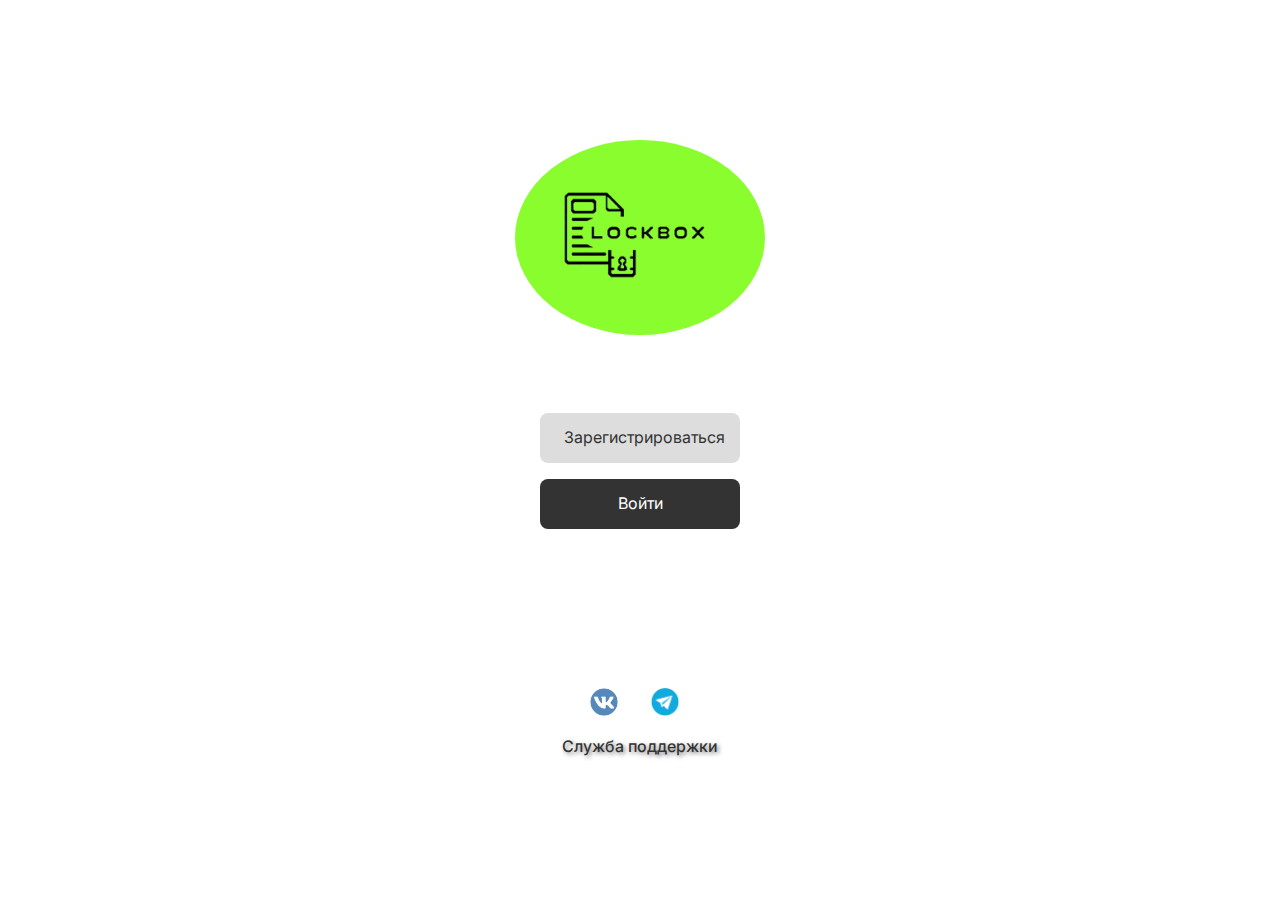
<file: index.html>
<!DOCTYPE html>
<html lang="ru">
<head>
  <meta charset="UTF-8">
  <meta name="viewport" content="width=device-width, initial-scale=1.0">
  <title>LockBox</title>
  <link rel="stylesheet" href="Главная_css.css">
  <link rel="preconnect" href="https://fonts.googleapis.com">
  <link rel="preconnect" href="https://fonts.gstatic.com" crossorigin>
  <link href="https://fonts.googleapis.com/css2?family=Inter:wght@400;500&display=swap" rel="stylesheet">
  <link rel="shortcut icon" href="/favicon.ico" type="image/x-icon">
  <link rel="icon" href="1358615.png" type="image/png">
</head>
<body>
  <header>
    <div class="container">
      <div class="logo">
        <div class="oval">
          <img src="LockBox.png" alt="Company Logo">
        </div>
      </div>
      <nav>
        <ul>
          <li><a href="register_page.html" class="register-btn">Зарегистрироваться</a></li>
          <li><a href="login_page.html" class="login-btn">Войти</a></li>
        </ul>
      </nav>
      <div class="support">
        <div class="support-icons">
          <a href="https://vk.com/pan_off00" target="_blank"><img src="vk_logo.png" alt="VK Icon"></a>
          <a href="https://t.me/pink_bulba_X" target="_blank"><img src="tg_logo.png" alt="Telegram Icon"></a>
        </div>
        <div class="support-text">Служба поддержки</div>
      </div>
    </div>
  </header>
  <!-- Остальное содержимое страницы -->
 <!-- Yandex.Metrika counter -->
<script type="text/javascript" >
   (function(m,e,t,r,i,k,a){m[i]=m[i]||function(){(m[i].a=m[i].a||[]).push(arguments)};
   m[i].l=1*new Date();
   for (var j = 0; j < document.scripts.length; j++) {if (document.scripts[j].src === r) { return; }}
   k=e.createElement(t),a=e.getElementsByTagName(t)[0],k.async=1,k.src=r,a.parentNode.insertBefore(k,a)})
   (window, document, "script", "https://mc.yandex.ru/metrika/tag.js", "ym");

   ym(96956214, "init", {
        clickmap:true,
        trackLinks:true,
        accurateTrackBounce:true,
        webvisor:true
   });
</script>
<noscript><div><img src="https://mc.yandex.ru/watch/96956214" style="position:absolute; left:-9999px;" alt="" /></div></noscript>
<!-- /Yandex.Metrika counter -->
</body>
</html>
</file>
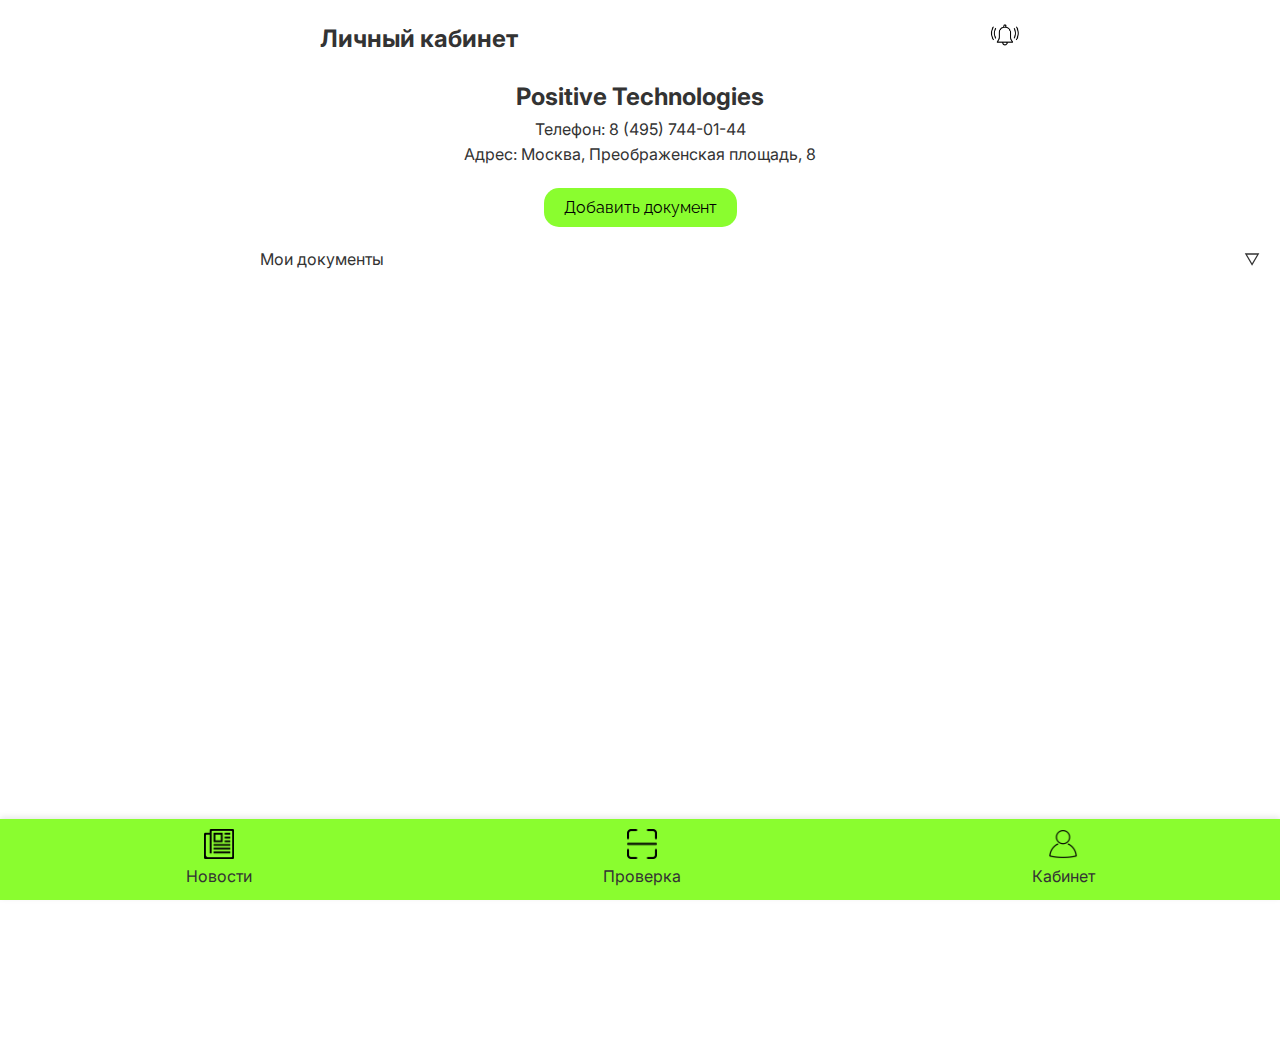
<file: lk.html>
<!DOCTYPE html>
<html lang="ru">
<head>
    <meta charset="UTF-8">
    <meta name="viewport" content="width=device-width, initial-scale=1.0">
    <title>Личный кабинет</title>
    <link rel="stylesheet" href="lk.css">
    <link rel="preconnect" href="https://fonts.googleapis.com">
    <link rel="preconnect" href="https://fonts.gstatic.com" crossorigin>
    <link href="https://fonts.googleapis.com/css2?family=Inter:wght@400;500;700&display=swap" rel="stylesheet">
    <link href="https://fonts.googleapis.com/css2?family=Raleway:wght@400;700&display=swap" rel="stylesheet">
</head>
    <!-- Yandex.Metrika counter -->
<script type="text/javascript" >
   (function(m,e,t,r,i,k,a){m[i]=m[i]||function(){(m[i].a=m[i].a||[]).push(arguments)};
   m[i].l=1*new Date();
   for (var j = 0; j < document.scripts.length; j++) {if (document.scripts[j].src === r) { return; }}
   k=e.createElement(t),a=e.getElementsByTagName(t)[0],k.async=1,k.src=r,a.parentNode.insertBefore(k,a)})
   (window, document, "script", "https://mc.yandex.ru/metrika/tag.js", "ym");

   ym(96956425, "init", {
        clickmap:true,
        trackLinks:true,
        accurateTrackBounce:true,
        webvisor:true
   });
</script>
<noscript><div><img src="https://mc.yandex.ru/watch/96956425" style="position:absolute; left:-9999px;" alt="" /></div></noscript>
<!-- /Yandex.Metrika counter -->
<body>
    <div class="container">
        <header>
            <h1>Личный кабинет</h1>
            <a href="notifications_page.html">
              <div class="notification-icon">
                <img src="call_1.png" alt="Уведомления">
              </div>
              </a>
        </header>
        <main>
            <div class="organization-info">
                <h2>Positive Technologies</h2>
                <p>Телефон: 8 (495) 744-01-44 <br>
                    Адрес: Москва, Преображенская площадь, 8</p>
            </div>
            <button class="add-document-btn" onclick="addDocument()">Добавить документ</button>
            <span class="documents-title">Мои документы</span>
            <span class="toggle-documents" onclick="toggleDocuments()"> &#9661;</span>
            <div class="document-list" style="visibility: hidden;">
                <img src="docs.png" alt="Документ 1">
                <img src="docs.png" alt="Документ 2">
                <img src="docs.png" alt="Документ 3">
                <img src="docs.png" alt="Документ 4">
                <img src="docs.png" alt="Документ 5">
                <img src="docs.png" alt="Документ 6">
                <img src="docs.png" alt="Документ 4">
                <img src="docs.png" alt="Документ 5">
                <img src="docs.png" alt="Документ 6">
            </div>
        </main>
        <footer>
            <nav>
                <ul>
                    <li><a href="title_page.html"><img src="news.png" alt="Новости">Новости</a></li>
                    <li><a href="scan2.html"><img src="scan.jpg" alt="Проверка">Проверка</a></li>
                    <li><a href="lk.html"><img src="chel.png" alt="Кабинет">Кабинет</a></li>
                </ul>
            </nav>
        </footer>
    </div>
    <script>
        function addDocument() {
            // Логика добавления документа
        }

        function toggleDocuments() {
            var documentList = document.querySelector('.document-list');
            var toggleButton = document.querySelector('.toggle-documents');

            if (documentList.style.visibility === 'hidden') {
                documentList.style.visibility = 'visible';
                toggleButton.innerHTML = '&#10005;'; // Галочка &#10005;, крестик &#10003;;
            } else {
                documentList.style.visibility = 'hidden';
                toggleButton.innerHTML = '&#9661;';
            }
        }
    </script>
</body>
</html>
</file>
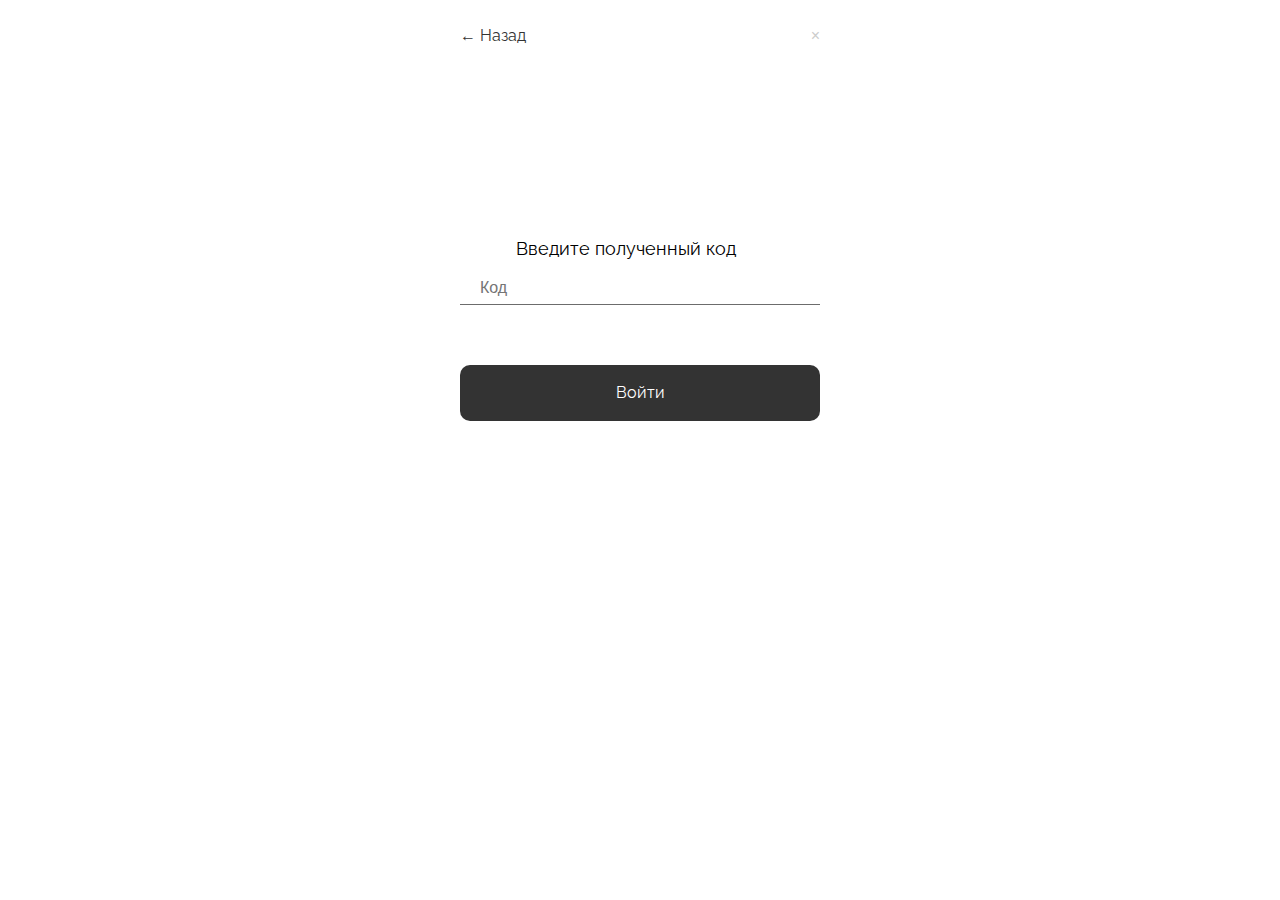
<file: login_end.html>
<!DOCTYPE html>
<html lang="ru">
<head>
  <meta charset="UTF-8">
  <meta name="viewport" content="width=device-width, initial-scale=1.0">
  <title>Ввод кода</title>
  <link rel="stylesheet" href="login_end.css">
  <link rel="preconnect" href="https://fonts.googleapis.com">
  <link rel="preconnect" href="https://fonts.gstatic.com" crossorigin>
  <link href="https://fonts.googleapis.com/css2?family=Inter:wght@400;500&display=swap" rel="stylesheet">
  <link href="https://fonts.googleapis.com/css2?family=Raleway:wght@400;700&display=swap" rel="stylesheet">
</head>
  <!-- Yandex.Metrika counter -->
<script type="text/javascript" >
   (function(m,e,t,r,i,k,a){m[i]=m[i]||function(){(m[i].a=m[i].a||[]).push(arguments)};
   m[i].l=1*new Date();
   for (var j = 0; j < document.scripts.length; j++) {if (document.scripts[j].src === r) { return; }}
   k=e.createElement(t),a=e.getElementsByTagName(t)[0],k.async=1,k.src=r,a.parentNode.insertBefore(k,a)})
   (window, document, "script", "https://mc.yandex.ru/metrika/tag.js", "ym");

   ym(96956405, "init", {
        clickmap:true,
        trackLinks:true,
        accurateTrackBounce:true,
        webvisor:true
   });
</script>
<noscript><div><img src="https://mc.yandex.ru/watch/96956405" style="position:absolute; left:-9999px;" alt="" /></div></noscript>
<!-- /Yandex.Metrika counter -->
<body>
  <div class="container">
    <header>
      <div class="header-buttons">
        <a href="index.html" class="back-button">&#8592; Назад</a>
        <button class="close-button">&times;</button>
      </div>
    </header>
    <main>
   
      
      <form>
        <div class="input-group">
          <label for="email" class="email-label">Введите полученный код</label>
          <input type="email" id="email" placeholder="Код" required>
        </div>
        <a href="title_page.html" type="submit" class="submit-button">Войти</a>
      </form>
      <p class="agreement"></p>
    </main>
  </div>
</body>
</html>
</file>
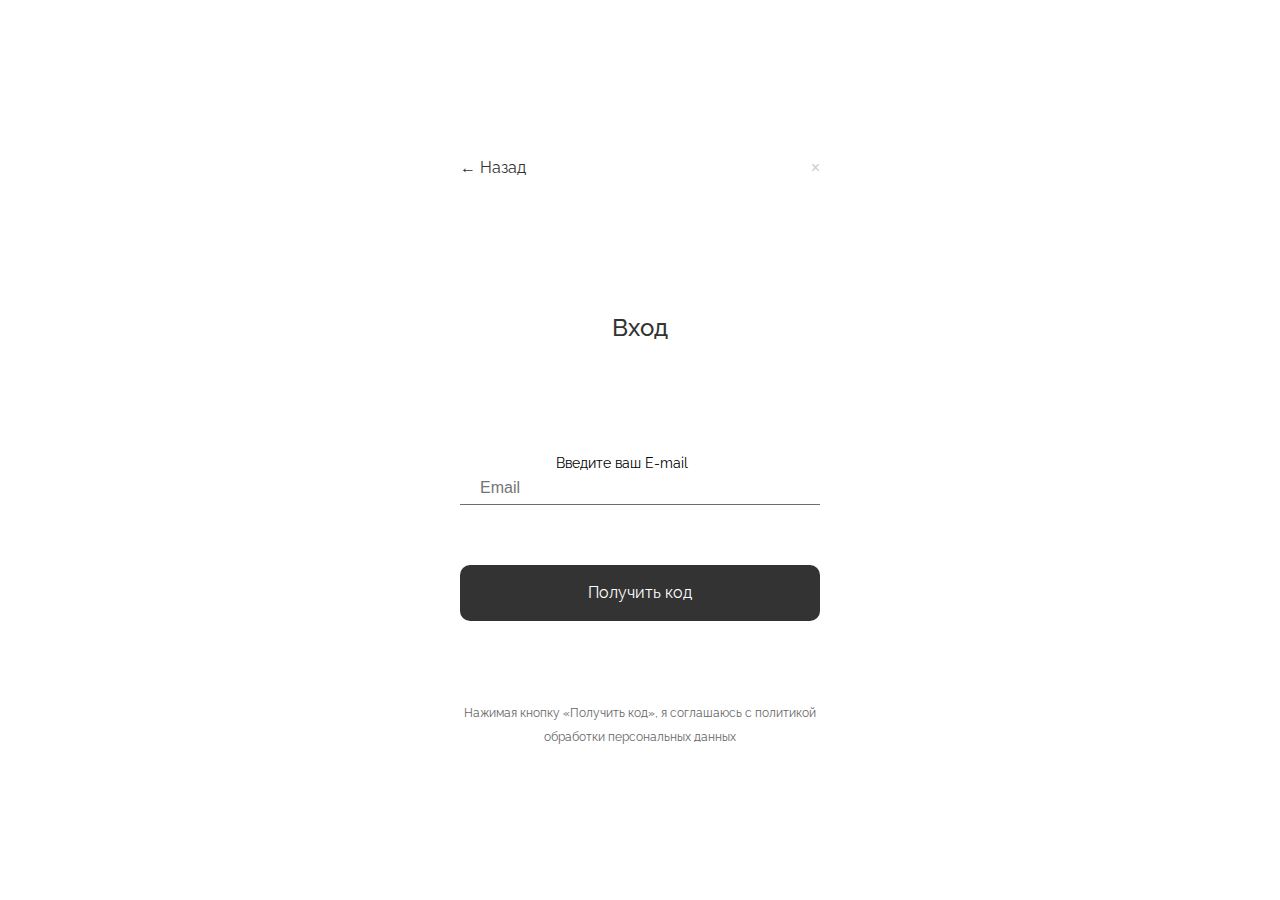
<file: login_page.html>
<!DOCTYPE html>
<html lang="ru">
<head>
  <meta charset="UTF-8">
  <meta name="viewport" content="width=device-width, initial-scale=1.0">
  <title>Вход</title>
  <link rel="stylesheet" href="login_page.css">
  <link rel="preconnect" href="https://fonts.googleapis.com">
  <link rel="preconnect" href="https://fonts.gstatic.com" crossorigin>
  <link href="https://fonts.googleapis.com/css2?family=Inter:wght@400;500&display=swap" rel="stylesheet">
  <link href="https://fonts.googleapis.com/css2?family=Raleway:wght@400;700&display=swap" rel="stylesheet">
</head>
  <!-- Yandex.Metrika counter -->
<script type="text/javascript" >
   (function(m,e,t,r,i,k,a){m[i]=m[i]||function(){(m[i].a=m[i].a||[]).push(arguments)};
   m[i].l=1*new Date();
   for (var j = 0; j < document.scripts.length; j++) {if (document.scripts[j].src === r) { return; }}
   k=e.createElement(t),a=e.getElementsByTagName(t)[0],k.async=1,k.src=r,a.parentNode.insertBefore(k,a)})
   (window, document, "script", "https://mc.yandex.ru/metrika/tag.js", "ym");

   ym(96956355, "init", {
        clickmap:true,
        trackLinks:true,
        accurateTrackBounce:true,
        webvisor:true
   });
</script>
<noscript><div><img src="https://mc.yandex.ru/watch/96956355" style="position:absolute; left:-9999px;" alt="" /></div></noscript>
<!-- /Yandex.Metrika counter -->
<body>
  <div class="container">
    <header>
      <div class="header-buttons">
        <a href="index.html" class="back-button">&#8592; Назад</a>
        <button class="close-button">&times;</button>
      </div>
    </header>
    <main>
      <h2>Вход</h2>
      
      <form>
        <div class="input-group">
          <label for="email" class="email-label">Введите ваш E-mail</label>
          <input type="email" id="email" placeholder="Email" required>
        </div>
        <a href="login_end.html" type="submit" class="submit-button">Получить код</a>
      </form>
      <p class="agreement">Нажимая кнопку «Получить код», я соглашаюсь с политикой обработки персональных данных</p>
    </main>
  </div>
</body>
</html>
</file>
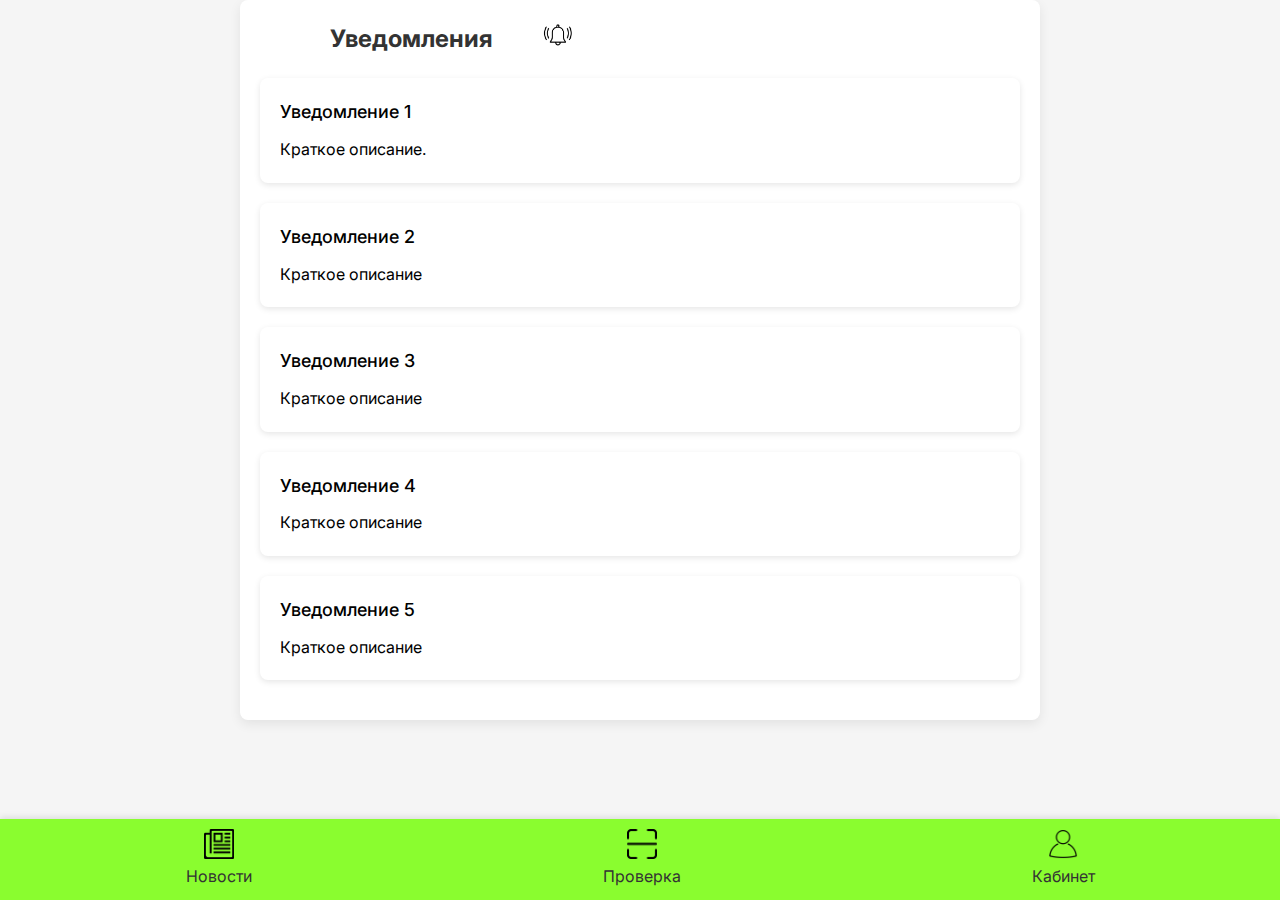
<file: notifications_page.html>
<!DOCTYPE html>
<html lang="ru">
<head>
  <meta charset="UTF-8">
  <meta name="viewport" content="width=device-width, initial-scale=1.0">
  <title>Уведомления</title>
  <link rel="stylesheet" href="notifications_page.css">
  <link rel="preconnect" href="https://fonts.googleapis.com">
  <link rel="preconnect" href="https://fonts.gstatic.com" crossorigin>
  <link href="https://fonts.googleapis.com/css2?family=Inter:wght@400;500;700&display=swap" rel="stylesheet">
</head>
  <!-- Yandex.Metrika counter -->
<script type="text/javascript" >
   (function(m,e,t,r,i,k,a){m[i]=m[i]||function(){(m[i].a=m[i].a||[]).push(arguments)};
   m[i].l=1*new Date();
   for (var j = 0; j < document.scripts.length; j++) {if (document.scripts[j].src === r) { return; }}
   k=e.createElement(t),a=e.getElementsByTagName(t)[0],k.async=1,k.src=r,a.parentNode.insertBefore(k,a)})
   (window, document, "script", "https://mc.yandex.ru/metrika/tag.js", "ym");

   ym(96956417, "init", {
        clickmap:true,
        trackLinks:true,
        accurateTrackBounce:true,
        webvisor:true
   });
</script>
<noscript><div><img src="https://mc.yandex.ru/watch/96956417" style="position:absolute; left:-9999px;" alt="" /></div></noscript>
<!-- /Yandex.Metrika counter -->
<body>
  <div class="container">
    <header>
      <h1>Уведомления</h1>
      <a href="notifications_page.html">
      <div class="notification-icon">
        <img src="call_1.png" alt="Уведомления">
      </div>
      </a>
    </header>
    <main>
      <a href="#">
        <div class="news-item">
          <h2>Уведомление 1</h2>
          <p>Краткое описание.</p>
        </div>
      </a>
      <a href="#">
        <div class="news-item">
          <h2>Уведомление 2</h2>
          <p>Краткое описание</p>
        </div>
      </a>
      <a href="#">
        <div class="news-item">
          <h2>Уведомление 3</h2>
          <p>Краткое описание</p>
        </div>
      </a>
      <a href="#">
        <div class="news-item">
          <h2>Уведомление 4</h2>
          <p>Краткое описание</p>
        </div>
      </a>
      <a href="#">
        <div class="news-item">
          <h2>Уведомление 5</h2>
          <p>Краткое описание</p>
        </div>
      </a>
    </main>
    <footer>
      <nav>
        <ul>
          <li><a href="title_page.html"><img src="news.png" alt="Новости">Новости</a></li>
          <li><a href="scan2.html"><img src="scan.jpg" alt="Проверка">Проверка</a></li>
          <li><a href="lk.html"><img src="chel.png" alt="Кабинет">Кабинет</a></li>
        </ul>
      </nav>
    </footer>
  </div>
</body>
</html>
</file>
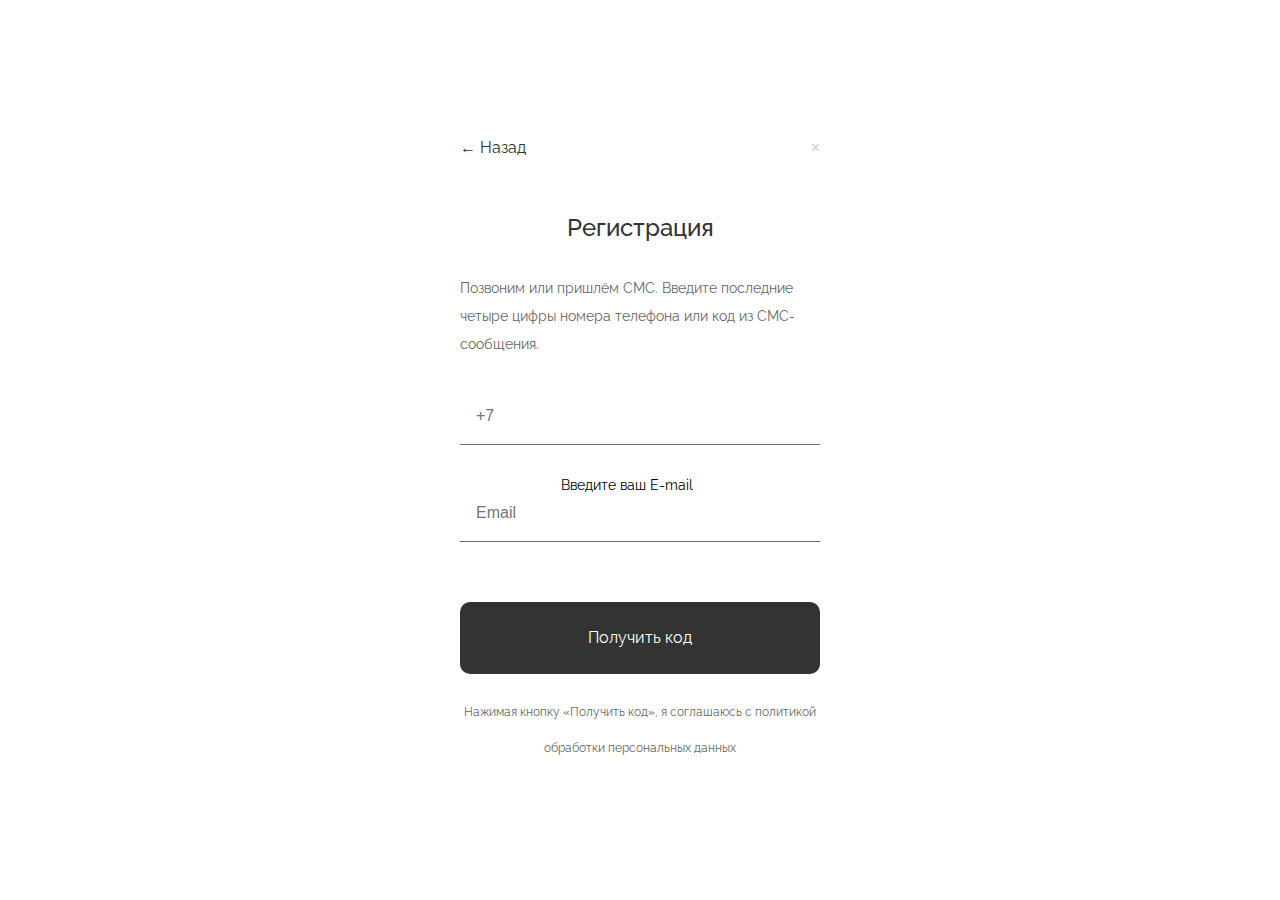
<file: register_page.html>
<!DOCTYPE html>
<html lang="ru">
<head>
  <meta charset="UTF-8">
  <meta name="viewport" content="width=device-width, initial-scale=1.0">
  <title>Регистрация</title>
  <link rel="stylesheet" href="register_page_css.css">
  <link rel="preconnect" href="https://fonts.googleapis.com">
  <link rel="preconnect" href="https://fonts.gstatic.com" crossorigin>
  <link href="https://fonts.googleapis.com/css2?family=Inter:wght@400;500&display=swap" rel="stylesheet">
  <link href="https://fonts.googleapis.com/css2?family=Raleway:wght@400;700&display=swap" rel="stylesheet">
</head>
  <!-- Yandex.Metrika counter -->
<script type="text/javascript" >
   (function(m,e,t,r,i,k,a){m[i]=m[i]||function(){(m[i].a=m[i].a||[]).push(arguments)};
   m[i].l=1*new Date();
   for (var j = 0; j < document.scripts.length; j++) {if (document.scripts[j].src === r) { return; }}
   k=e.createElement(t),a=e.getElementsByTagName(t)[0],k.async=1,k.src=r,a.parentNode.insertBefore(k,a)})
   (window, document, "script", "https://mc.yandex.ru/metrika/tag.js", "ym");

   ym(96956374, "init", {
        clickmap:true,
        trackLinks:true,
        accurateTrackBounce:true,
        webvisor:true
   });
</script>
<noscript><div><img src="https://mc.yandex.ru/watch/96956374" style="position:absolute; left:-9999px;" alt="" /></div></noscript>
<!-- /Yandex.Metrika counter -->
<body>
  <div class="container">
    <header>
      <div class="header-buttons">
        <a href="index.html" class="back-button">&#8592; Назад</a>
        <button class="close-button">&times;</button>
      </div>
    </header>
    <main>
      <h2>Регистрация</h2>
      <p class="description">Позвоним или пришлём СМС. Введите последние четыре цифры номера телефона или код из СМС-сообщения.</p>
      <form>
        <div class="input-group">
          <input type="tel" id="phone" placeholder="+7" required>
          <label for="email" class="email-label">Введите ваш E-mail</label>
          <input type="email" id="email" placeholder="Email" required>
        </div>
        
        <a href="login_end.html" type="submit" class="submit-button">Получить код</a>
      </form>
      <p class="agreement">Нажимая кнопку «Получить код», я соглашаюсь с политикой обработки персональных данных</p>
    </main>
  </div>
</body>
</html>
</file>
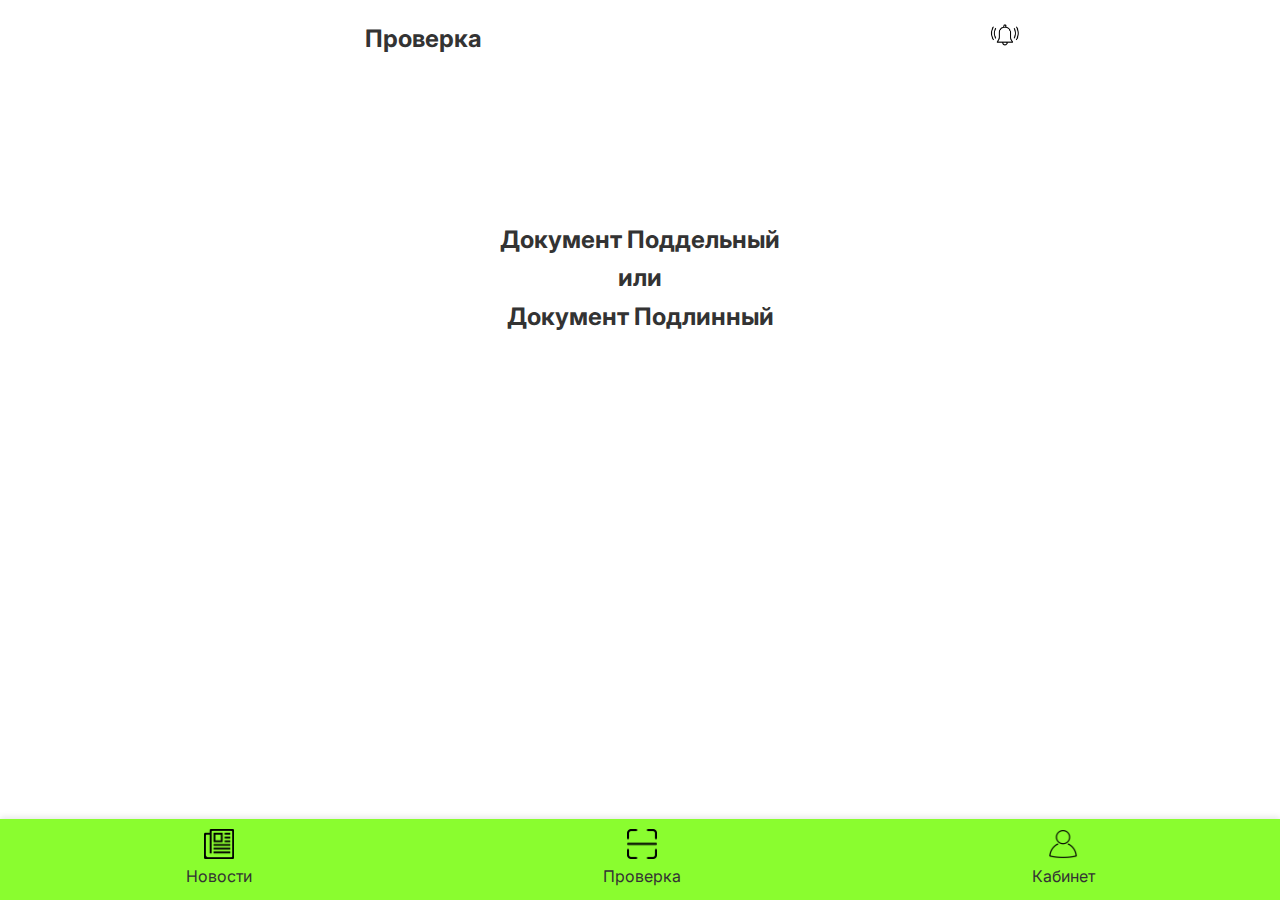
<file: result.html>
<!DOCTYPE html>
<html lang="ru">
<head>
  <meta charset="UTF-8">
  <meta name="viewport" content="width=device-width, initial-scale=1.0">
  <title>Проверка</title>
  <link rel="stylesheet" href="result.css">
  <link rel="preconnect" href="https://fonts.googleapis.com">
  <link rel="preconnect" href="https://fonts.gstatic.com" crossorigin>
  <link href="https://fonts.googleapis.com/css2?family=Inter:wght@400;500;700&display=swap" rel="stylesheet">
</head>
  <!-- Yandex.Metrika counter -->
<script type="text/javascript" >
   (function(m,e,t,r,i,k,a){m[i]=m[i]||function(){(m[i].a=m[i].a||[]).push(arguments)};
   m[i].l=1*new Date();
   for (var j = 0; j < document.scripts.length; j++) {if (document.scripts[j].src === r) { return; }}
   k=e.createElement(t),a=e.getElementsByTagName(t)[0],k.async=1,k.src=r,a.parentNode.insertBefore(k,a)})
   (window, document, "script", "https://mc.yandex.ru/metrika/tag.js", "ym");

   ym(96956431, "init", {
        clickmap:true,
        trackLinks:true,
        accurateTrackBounce:true,
        webvisor:true
   });
</script>
<noscript><div><img src="https://mc.yandex.ru/watch/96956431" style="position:absolute; left:-9999px;" alt="" /></div></noscript>
<!-- /Yandex.Metrika counter -->
<body>
  <div class="container">
    <header>
      <h1>Проверка</h1>
      <a href="notifications_page.html">
      <div class="notification-icon">
        <img src="call_1.png" alt="Уведомления">
      </div>
      </a>
  </header>
    <main>

      
      <div class="result-container">
        <p class="result-text">Документ Поддельный<br>или<br>Документ Подлинный</p>
      </div>
    </main>
    <footer>
      <nav>
        <ul>
          <li><a href="title_page.html"><img src="news.png" alt="Новости">Новости</a></li>
          <li><a href="scan2.html"><img src="scan.jpg" alt="Проверка">Проверка</a></li>
          <li><a href="lk.html"><img src="chel.png" alt="Кабинет">Кабинет</a></li>
        </ul>
      </nav>
    </footer>
  </div>
</body>
</html>
</file>
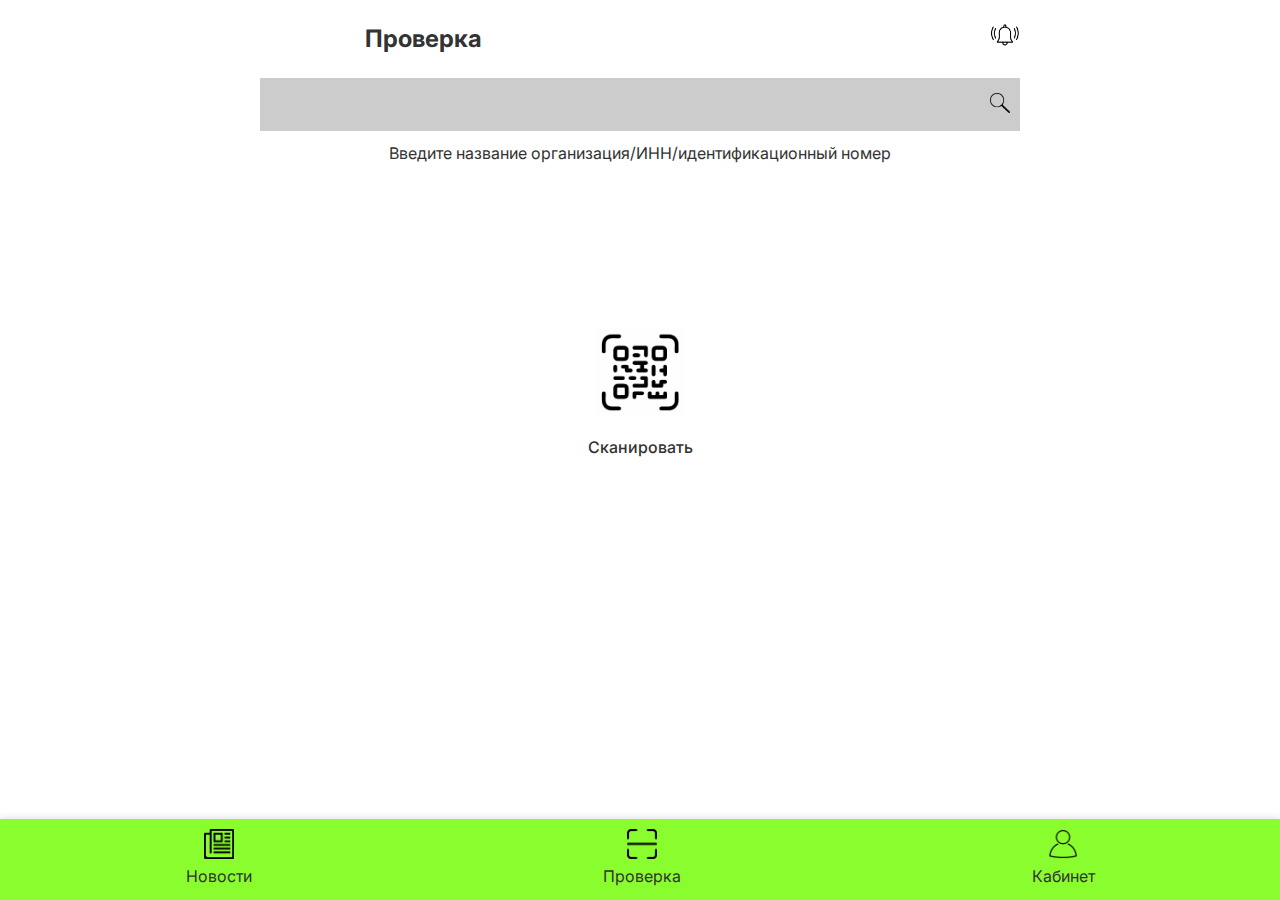
<file: scan2.html>
<!DOCTYPE html>
<html lang="ru">
<head>
  <meta charset="UTF-8">
  <meta name="viewport" content="width=device-width, initial-scale=1.0">
  <title>Проверка</title>
  <link rel="stylesheet" href="scan2.css">
  <link rel="preconnect" href="https://fonts.googleapis.com">
  <link rel="preconnect" href="https://fonts.gstatic.com" crossorigin>
  <link href="https://fonts.googleapis.com/css2?family=Inter:wght@400;500;700&display=swap" rel="stylesheet">
</head>
  <!-- Yandex.Metrika counter -->
<script type="text/javascript" >
   (function(m,e,t,r,i,k,a){m[i]=m[i]||function(){(m[i].a=m[i].a||[]).push(arguments)};
   m[i].l=1*new Date();
   for (var j = 0; j < document.scripts.length; j++) {if (document.scripts[j].src === r) { return; }}
   k=e.createElement(t),a=e.getElementsByTagName(t)[0],k.async=1,k.src=r,a.parentNode.insertBefore(k,a)})
   (window, document, "script", "https://mc.yandex.ru/metrika/tag.js", "ym");

   ym(96956419, "init", {
        clickmap:true,
        trackLinks:true,
        accurateTrackBounce:true,
        webvisor:true
   });
</script>
<noscript><div><img src="https://mc.yandex.ru/watch/96956419" style="position:absolute; left:-9999px;" alt="" /></div></noscript>
<!-- /Yandex.Metrika counter -->
<body>
  <div class="container">
    <header>
      <h1>Проверка</h1>
      <a href="notifications_page.html">
      <div class="notification-icon">
        <img src="call_1.png" alt="Уведомления">
      </div>
      </a>
  </header>
    <main>
      <div class="search-box">
        <input type="text" class="search-input">
        <a href="result.html" class="search-icon">
          <img src="search.png" alt="Поиск">
        </a>
      </div>
      <p class="search-text">Введите название организация/ИНН/идентификационный номер</p>
      <div class="news-item-qr">
        <a href="#">
                <a href="result.html"><img src="QR.jpg" alt="QR"></a>
                
      </div>
      <p class="scan-text">Сканировать</p>
    </main>
    <footer>
      <nav>
        <ul>
          <li><a href="title_page.html"><img src="news.png" alt="Новости">Новости</a></li>
          <li><a href="scan2.html"><img src="scan.jpg" alt="Проверка">Проверка</a></li>
          <li><a href="lk.html"><img src="chel.png" alt="Кабинет">Кабинет</a></li>
        </ul>
      </nav>
    </footer>
  </div>
</body>
</html>
</file>
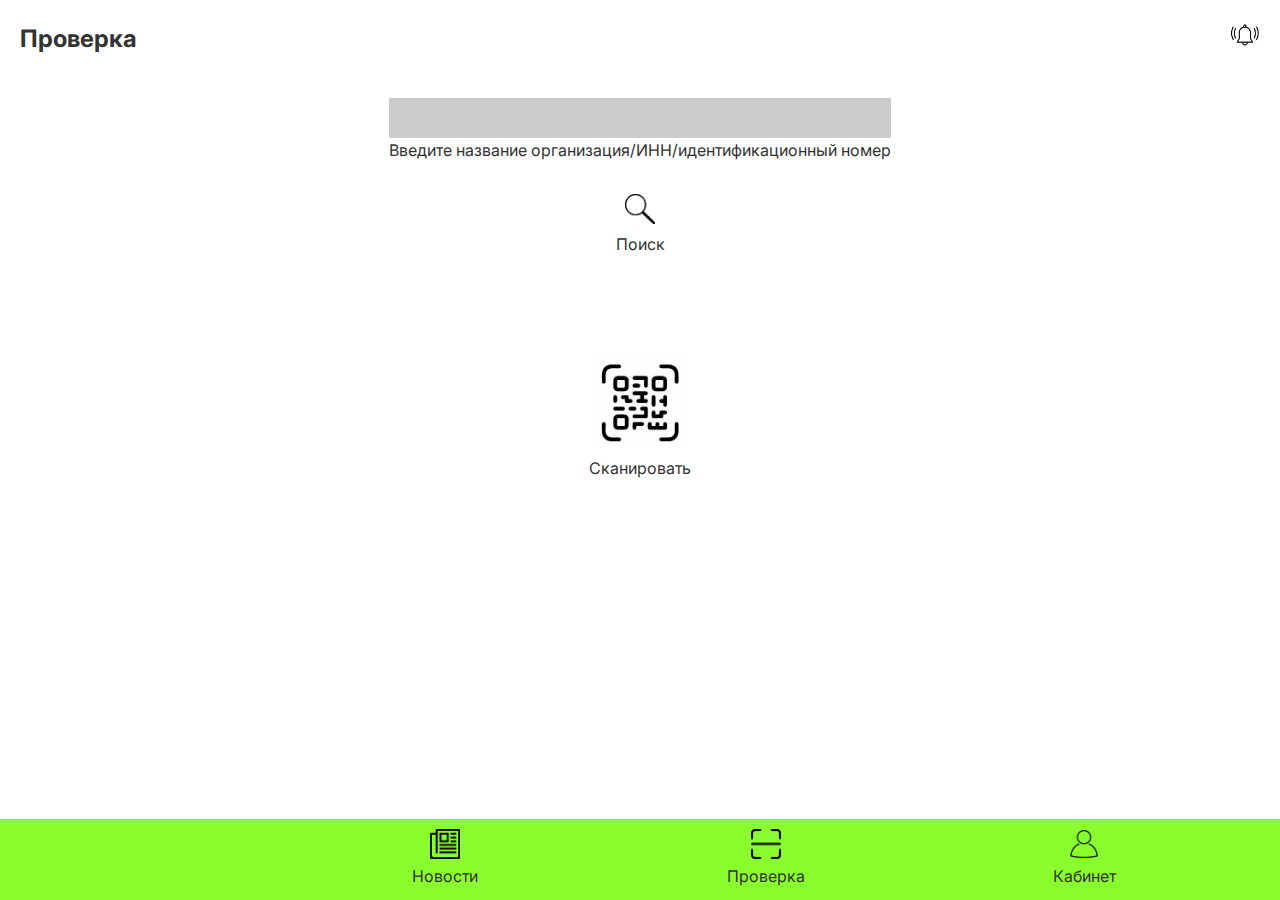
<file: scan_page.html>
<!DOCTYPE html>
<html lang="ru">
<head>
    <meta charset="UTF-8">
    <meta name="viewport" content="width=device-width, initial-scale=1.0">
    <title>Проверка</title>
    <link rel="stylesheet" href="scan_page.css">
    <link rel="preconnect" href="https://fonts.googleapis.com">
    <link rel="preconnect" href="https://fonts.gstatic.com" crossorigin>
    <link href="https://fonts.googleapis.com/css2?family=Inter:wght@400;500;700&display=swap" rel="stylesheet">
    <link href="https://fonts.googleapis.com/css2?family=Raleway:wght@400;700&display=swap" rel="stylesheet">
</head>
<body>
    <div class="container">
        <header>
            <h1>Проверка</h1>
            <a href="notifications_page.html">
            <div class="notification-icon">
              <img src="call_1.png" alt="Уведомления">
            </div>
            </a>
        </header>
        <main>
            <div class="news-item">
                <form>
                    <input type="text" name="vvod" class="search-box"></input>
                </form>
                <p>Введите название организация/ИНН/идентификационный номер</p>
                
            </div>
        <span class="search-icon"><img src="search.png" alt="Поиск"></span>
        <a class="search-text" href="#">Поиск</a>    
            <div class="news-item-qr">
                <a href="#"><img src="QR.jpg" alt="QR" </a>
                <p>Сканировать</p>
            </div>
            
        </main>        
        <footer>
            <nav>
                <ul>
                    <li><a href="title_page.html"><img src="news.png" alt="Новости">Новости</a></li>
                    <li><a href="scan2.html"><img src="scan.jpg" alt="Проверка">Проверка</a></li>
                    <li><a href="lk.html"><img src="chel.png" alt="Кабинет">Кабинет</a></li>
                </ul>
            </nav>
        </footer>
    </div>
</body>
</html>
</file>
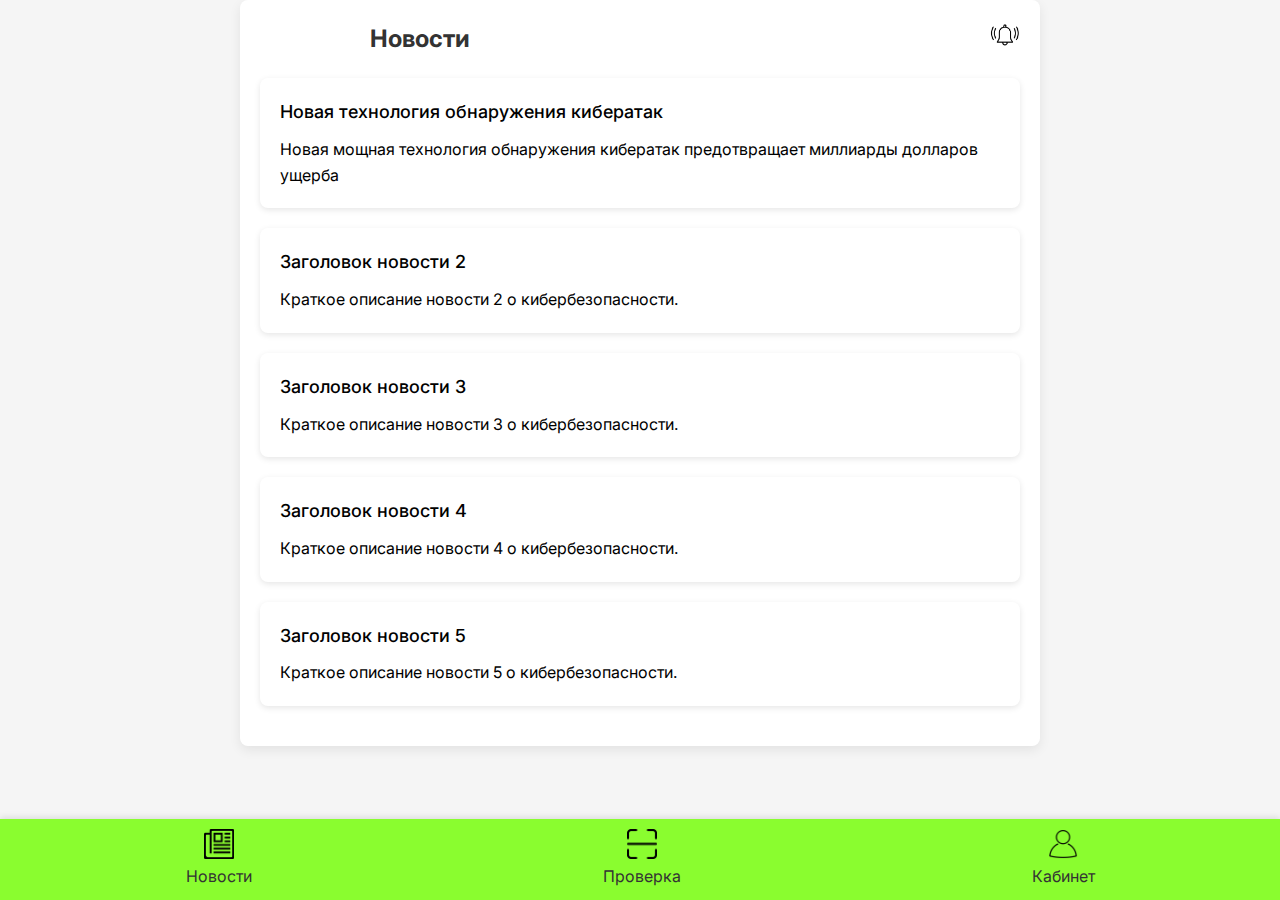
<file: title_page.html>
<!DOCTYPE html>
<html lang="ru">
<head>
  <meta charset="UTF-8">
  <meta name="viewport" content="width=device-width, initial-scale=1.0">
  <title>Новости кибербезопасности</title>
  <link rel="stylesheet" href="title_page.css">
  <link rel="preconnect" href="https://fonts.googleapis.com">
  <link rel="preconnect" href="https://fonts.gstatic.com" crossorigin>
  <link href="https://fonts.googleapis.com/css2?family=Inter:wght@400;500;700&display=swap" rel="stylesheet">
</head>
  <!-- Yandex.Metrika counter -->
<script type="text/javascript" >
   (function(m,e,t,r,i,k,a){m[i]=m[i]||function(){(m[i].a=m[i].a||[]).push(arguments)};
   m[i].l=1*new Date();
   for (var j = 0; j < document.scripts.length; j++) {if (document.scripts[j].src === r) { return; }}
   k=e.createElement(t),a=e.getElementsByTagName(t)[0],k.async=1,k.src=r,a.parentNode.insertBefore(k,a)})
   (window, document, "script", "https://mc.yandex.ru/metrika/tag.js", "ym");

   ym(96956412, "init", {
        clickmap:true,
        trackLinks:true,
        accurateTrackBounce:true,
        webvisor:true
   });
</script>
<noscript><div><img src="https://mc.yandex.ru/watch/96956412" style="position:absolute; left:-9999px;" alt="" /></div></noscript>
<!-- /Yandex.Metrika counter -->
<body>
  <div class="container">
    <header>
      <h1>Новости</h1>
      <a href="notifications_page.html">
      <div class="notification-icon">
        <img src="call_1.png" alt="Уведомления">
      </div>
      </a>
    </header>
    <main>
      <a href="title_page_news.html">
        <div class="news-item">
          <h2>Новая технология обнаружения кибератак</h2>
          <p>Новая мощная технология обнаружения кибератак предотвращает миллиарды долларов ущерба</p>
        </div>
      </a>
      <a href="#">
        <div class="news-item">
          <h2>Заголовок новости 2</h2>
          <p>Краткое описание новости 2 о кибербезопасности.</p>
        </div>
      </a>
      <a href="#">
        <div class="news-item">
          <h2>Заголовок новости 3</h2>
          <p>Краткое описание новости 3 о кибербезопасности.</p>
        </div>
      </a>
      <a href="#">
        <div class="news-item">
          <h2>Заголовок новости 4</h2>
          <p>Краткое описание новости 4 о кибербезопасности.</p>
        </div>
      </a>
      <a href="#">
        <div class="news-item">
          <h2>Заголовок новости 5</h2>
          <p>Краткое описание новости 5 о кибербезопасности.</p>
        </div>
      </a>
    </main>
    <footer>
      <nav>
        <ul>
          <li><a href="title_page.html"><img src="news.png" alt="Новости">Новости</a></li>
          <li><a href="scan2.html"><img src="scan.jpg" alt="Проверка">Проверка</a></li>
          <li><a href="lk.html"><img src="chel.png" alt="Кабинет">Кабинет</a></li>
        </ul>
      </nav>
    </footer>
  </div>
</body>
</html>
</file>
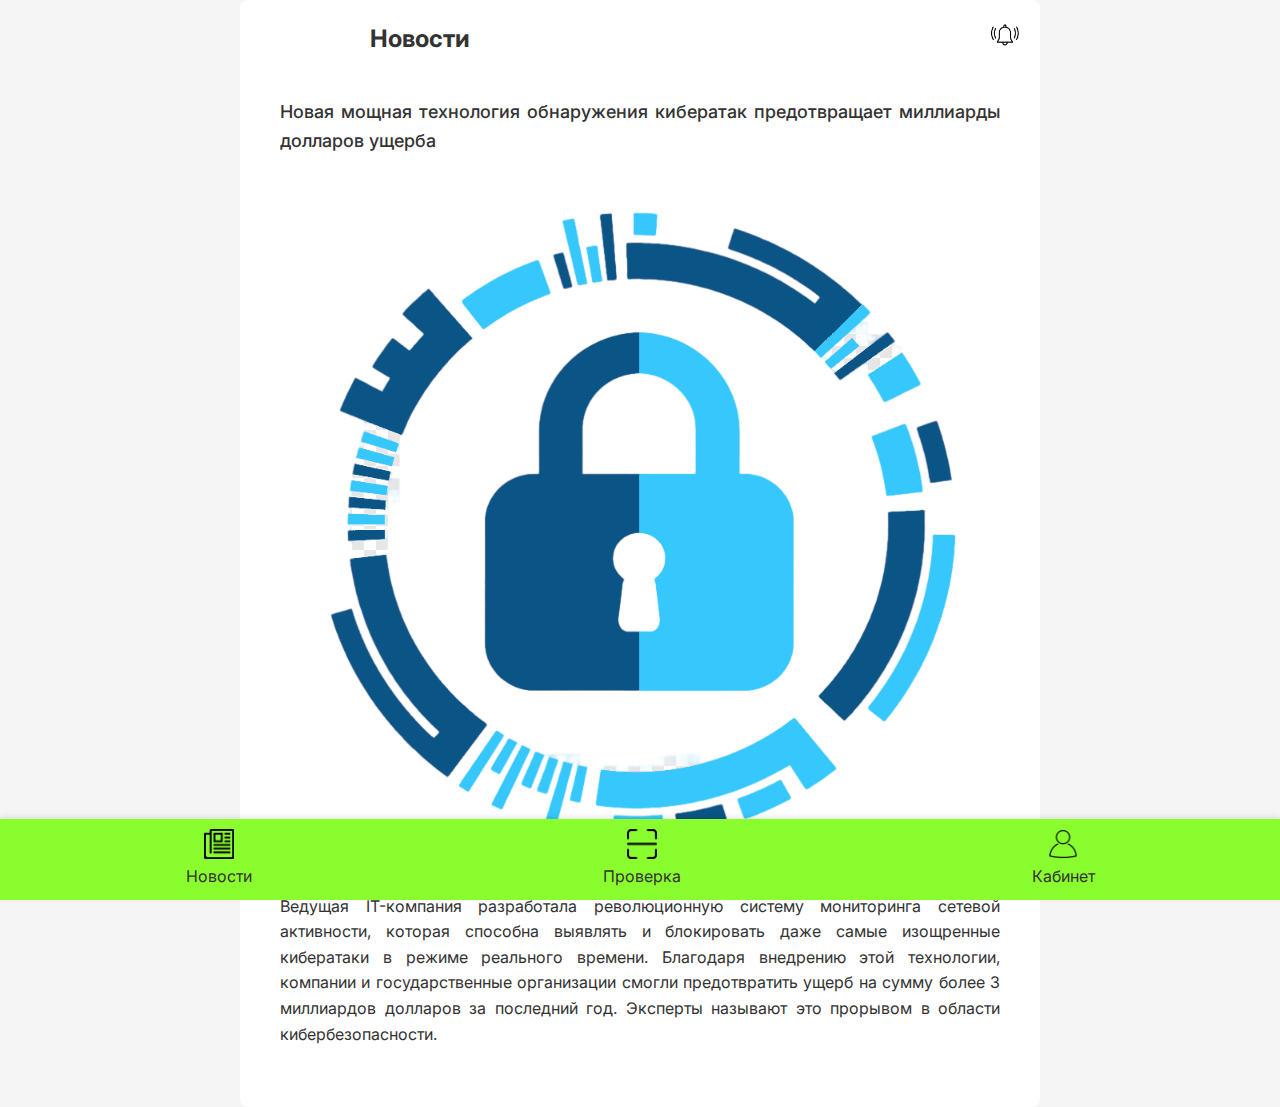
<file: title_page_news.html>
<!DOCTYPE html>
<html lang="ru">
<head>
    <meta charset="UTF-8">
    <meta name="viewport" content="width=device-width, initial-scale=1.0">
    <title>Новости кибербезопасности</title>
    <link rel="stylesheet" href="title_page_news.css">
    <link rel="preconnect" href="https://fonts.googleapis.com">
    <link rel="preconnect" href="https://fonts.gstatic.com" crossorigin>
    <link href="https://fonts.googleapis.com/css2?family=Inter:wght@400;500;700&display=swap" rel="stylesheet">
</head>
<body>
    <div class="container">
        <header>
            <h1>Новости</h1>
            <a href="notifications_page.html">
            <div class="notification-icon">
              <img src="call_1.png" alt="Уведомления">
            </div>
            </a>
        </header>
        <main>
            <div class="news-item">
                <h2>Новая мощная технология обнаружения кибератак предотвращает миллиарды долларов ущерба</h2>
                <img src="cybersecurity-new.png" alt="Новая технология обнаружения кибератак">
                <p>Ведущая IT-компания разработала революционную систему мониторинга сетевой активности, которая способна выявлять и блокировать даже самые изощренные кибератаки в режиме реального времени. Благодаря внедрению этой технологии, компании и государственные организации смогли предотвратить ущерб на сумму более 3 миллиардов долларов за последний год. Эксперты называют это прорывом в области кибербезопасности.</p>
            </div>
        </main>
        <footer>
            <nav>
                <ul>
                    <li><a href="title_page.html"><img src="news.png" alt="Новости">Новости</a></li>
                    <li><a href="scan2.html"><img src="scan.jpg" alt="Проверка">Проверка</a></li>
                    <li><a href="lk.html"><img src="chel.png" alt="Кабинет">Кабинет</a></li>
                </ul>
            </nav>
        </footer>
    </div>
</body>
</html>
</file>
<file: Главная_css.css>
/* Общие стили */
* {
  box-sizing: border-box;
  margin: 0;
  padding: 0;
}

body {
  font-family: 'Inter', sans-serif;
  font-size: 16px;
  line-height: 1.6;
  color: #333;
  display: flex;
  justify-content: center;
  align-items: center;
  min-height: 100vh;
}

.container {
  max-width: 100%;
  padding: 0 20px;
  text-align: center;
}

/* Стили для хедера */
header {
  background-color: #fff;
  padding: 15px 0;
  position: sticky;
  top: 0;
  z-index: 999;
}

.logo {
  display: flex;
  align-items: center;
  justify-content: center;
  margin-bottom: 70px;
}

.logo img {
  max-height: 140px;
}

.oval {
  width: 250px;
  height: 195px;
  background-color: #8AFD2F;
  border-radius: 50%;
  display: flex;
  align-items: center;
  justify-content: center;
}

nav {
  margin-top: 20px;
}

nav ul {
  list-style: none;
  display: flex;
  flex-direction: column;
  align-items: center;
}

nav ul li {
  margin: 8px 0;
}

.register-btn,
.login-btn {
  display: inline-block;
  width: 200px; /* Задаем явный размер ширины */
  padding: 12px 24px;
  border-radius: 8px;
  transition: background-color 0.3s ease, transform 0.3s ease;
  text-decoration: none; /* Убираем подчеркивание текста */
}

.register-btn {
  background-color: #ddd;
  color: #333;
}
.register-btn:hover {
  background-color:  #ddd;
  transform: translateY(-2px);
}

.login-btn {
  background-color: #333;
  color: #fff;
}

.login-btn:hover {
  background-color: #555;
  transform: translateY(-2px);
}

.support {
  margin-top: 150px;
}

.support-icons {
  display: flex;
  justify-content: center;
  align-items: center;
  margin-bottom: 10px;
}

.support-icons img {
  max-height: 30px;
  margin: 0 10px;
}

.support-text {
  font-weight: 490;
  text-shadow: 2px 2px 4px rgba(0, 0, 0, 0.5);
  text-decoration: none;
}
</file>
<file: lk.css>
/* Общие стили */
* {
  box-sizing: border-box;
  margin: 0;
  padding: 0;
}

body {
  font-family: 'Inter', sans-serif;
  font-size: 16px;
  line-height: 1.6;
  color: #333;
  background-color: #fff;
}

.container {
  max-width: 800px;
  margin: 0 auto;
  padding: 20px;
  background-color: #fff;
  border-radius: 8px;
  
}

/* Стили для хедера */
header {
  display: flex;
  justify-content: space-between;
  align-items: center;
  margin-bottom: 20px;
  
}

h1 {
  font-size: 24px;
  font-weight: 700;
  margin-left: 60px;
  
}

.notification-icon img {
  width: 30px;
  height: 30px;
}
a {
  color: black; /* Черный цвет текста */
  text-decoration: none; /* Удаление подчеркивания */
}

/* Стили для новостей */
.news-item {
  background-color: #fff;
  padding: 20px;
  border-radius: 8px;
  box-shadow: 0 2px 6px rgba(0, 0, 0, 0.1);
  margin-bottom: 20px;
  
}

.news-item h2 {
  font-size: 18px;
  font-weight: 500;
  margin-bottom: 10px;
}

/* Стили для футера */
footer {
  position: fixed;
  bottom: 0;
  left: 0;
  right: 0;
  background-color: #8AFD2F;
  box-shadow: 0 -2px 6px rgba(0, 0, 0, 0.1);
  padding: 10px;
}

nav ul {
  display: flex;
  justify-content: space-around;
  list-style: none;
  background-color: #8AFD2F;
}

/* Стили для личного кабинета */

.profile-header {
  display: flex;
  align-items: center;
  justify-content: space-between; /* Распределяем элементы по краям */
  margin-bottom: 20px;
}

.profile-header img {
  max-width: 50px;
  height: auto;
  margin-right: 10px;
}

.organization-info {
  text-align: center;
  margin-bottom: 20px;
}

.add-document-btn {
  font-family: raleway;
  background-color: #8AFD2F;
  color: black;
  border: none;
  padding: 10px 20px;
  border-radius: 15px;
  font-size: 16px;
  cursor: pointer;
  display: block;
  margin: 0 auto 20px; /* Центрируем кнопку по горизонтали */
}

.document-list {
  display: grid;
  grid-template-columns: repeat(3, 1fr);
  gap: 20px;
  visibility: hidden;
}

.document-list img {
  max-width: 100%;
  height: auto;
}

.toggle-documents {
  position: fixed; /* фиксируем элемент на странице */
  right: 20px; /* прижимаем к правому краю страницы с небольшим отступом */
  margin-top: 0; /* сбрасываем верхний отступ */
  text-align: right; /* Центрируем текст кнопки по горизонтали */
  cursor: pointer;
}



nav ul li a {
  display: flex;
  flex-direction: column;
  align-items: center;
  text-decoration: none;
  color: #333;
}

nav ul li img {
  width: 30px;
  height: 30px;
  margin-bottom: 5px;
}
</file>
<file: login_end.css>
/* Общие стили */
* {
    box-sizing: border-box;
    margin: 0;
    padding: 0;
    line-height: 2;
    
  }
  h2 {
    font-family: Raleway;
    font-size: 20px;
    font-weight: 600;
    color: #333;
    display: flex;
    justify-content: center;
    align-items: center;
    background-color: white;
    font-size: 24px;
    font-weight: 500;
    margin-bottom: 120px;
    
   }
  body {
    font-family: 'Raleway', Raleway;
    font-size: 16px;
    line-height: 1.6;
    color: #292928;
    display: flex;
    justify-content: center;
    align-items: center;
    background-color: white;
  }
  
  .container {
    max-width: 400px;
    width: 100%;
    padding: 20px;
    background-color: white;
    border-radius: 8px;
    
    text-align: center;
  }
  
  /* Стили для хедера */
  header {
    margin-bottom: 20px;
  }
  
  .header-buttons {
    display: flex;
    justify-content: space-between;
    align-items: center;
  }
  #email {
    padding-left: 20px;
  }
  
  .back-button,
  .close-button {
    background-color: transparent;
    border: none;
    font-size: 16px;
    margin-bottom: 200px;
    cursor: pointer;
  }
  
  .back-button {
    color: #333;
    text-decoration: none;
  }
  
  .close-button {
    color: #ccc;
  }
  
  /* Стили для главного контента */
  main {
    text-align: left;
  }
  
  
  
  .description {
    
    font-size: 14px;
    color: #666;
    margin-bottom: 30px;
    line-height: 2;
  }
  
  .input-group {
    position: relative;
    margin-bottom: 20px;
  }
  
  input[type="email"] {
    width: 100%;
    
    margin-bottom: 40px;
    border-top: 0px solid #6C6C6C;
    border-left: 0px solid #6C6C6C;
    border-right: 0px solid #6C6C6C;
    border-bottom: 1px solid #6C6C6C;
    border-radius: 0px;
    font-size: 16px;
    line-height: 2;
  }
  
  .email-label {
    position: absolute;
    top: 50%;
    left: 16px;
    transform: translateY(-50%);
    color: #000000;
    font-size: 14px;
    margin-left: 40px;
    padding-bottom: 120px;
    pointer-events: none;
    font-size: large;
    transition: all 0.3s ease;
    line-height: 2;
  }
  
  input[type="email"]:focus + .email-label,
  input[type="email"]:valid + .email-label {
    top: -20px;
    left: 0;
    font-size: 12px;
    color: #666;
  }
  
  .submit-button {
    font-family: Raleway ;
    display: block;
    width: 100%;
    padding: 12px;
    background-color: #333;
    color: white;
    border: none;
    border-radius: 10px;
    font-size: 16px;
    font-weight: 400;
    cursor: pointer;
    transition: background-color 0.3s ease;
    margin-bottom: 20px;
    text-align: center;
    text-decoration: none;
  }
  
  .submit-button:hover {
    background-color: #555;
  }
  
  .agreement {
    font-size: 12px;
    color: #666;
    text-align: center;
    margin-top: 50px;
    padding-top: 30px;
  
  }
</file>
<file: login_page.css>
/* Общие стили */
* {
    box-sizing: border-box;
    margin: 0;
    padding: 0;
    line-height: 2;
    
  }
  h2 {
    font-family: Raleway;
    font-size: 20px;
    font-weight: 600;
    color: #333;
    display: flex;
    justify-content: center;
    align-items: center;
    background-color: white;
    font-size: 24px;
    font-weight: 500;
    margin-bottom: 120px;
    
   }
  body {
    font-family: 'Raleway', Raleway;
    font-size: 16px;
    line-height: 1.6;
    color: #292928;
    display: flex;
    justify-content: center;
    align-items: center;
    min-height: 100vh;
    background-color: white;
  }
  
  .container {
    max-width: 400px;
    width: 100%;
    padding: 20px;
    background-color: white;
    border-radius: 8px;
    
    text-align: center;
  }
  
  /* Стили для хедера */
  header {
    margin-bottom: 20px;
  }
  
  .header-buttons {
    display: flex;
    justify-content: space-between;
    align-items: center;
  }
  
  .back-button,
  .close-button {
    background-color: transparent;
    border: none;
    font-size: 16px;
    margin-bottom: 100px;
    cursor: pointer;
  }
  
  .back-button {
    color: #333;
    text-decoration: none;
  }
  
  .close-button {
    color: #ccc;
  }
  
  /* Стили для главного контента */
  main {
    text-align: left;
  }
  
  
  
  .description {
    
    font-size: 14px;
    color: #666;
    margin-bottom: 30px;
    line-height: 2;
  }
  
  .input-group {
    position: relative;
    margin-bottom: 20px;
  }
  
  input[type="email"] {
    width: 100%;
    
    margin-bottom: 40px;
    border-top: 0px solid #6C6C6C;
    border-left: 0px solid #6C6C6C;
    border-right: 0px solid #6C6C6C;
    border-bottom: 1px solid #6C6C6C;
    border-radius: 0px;
    font-size: 16px;
    line-height: 2;
  }
  
  #email {
    padding-left: 20px;
  }

  .email-label {
    position: absolute;
    top: 50%;
    left: 16px;
    transform: translateY(-50%);
    color: #000000;
    font-size: 14px;
    margin-left: 80px;
    padding-bottom: 90px;
    pointer-events: none;
    transition: all 0.3s ease;
    line-height: 2;
  }
  
  input[type="email"]:focus + .email-label,
  input[type="email"]:valid + .email-label {
    top: -20px;
    left: 0;
    font-size: 12px;
    color: #666;
  }
  
  .submit-button {
    font-family: Raleway ;
    display: block;
    width: 100%;
    padding: 12px;
    background-color: #333;
    color: white;
    border: none;
    border-radius: 10px;
    font-size: 16px;
    font-weight: 400;
    cursor: pointer;
    transition: background-color 0.3s ease;
    margin-bottom: 20px;
    text-align: center;
    text-decoration: none;
  }
  
  .submit-button:hover {
    background-color: #555;
  }
  
  .agreement {
    font-size: 12px;
    color: #666;
    text-align: center;
    margin-top: 50px;
    padding-top: 30px;
  
  }
</file>
<file: notifications_page.css>
/* Общие стили */
* {
  box-sizing: border-box;
  margin: 0;
  padding: 0;
}

body {
  font-family: 'Inter', sans-serif;
  font-size: 16px;
  line-height: 1.6;
  color: #333;
  background-color: #f5f5f5;
}

.container {
  max-width: 800px;
  margin: 0 auto;
  padding: 20px;
  background-color: #fff;
  border-radius: 8px;
  box-shadow: 0 4px 12px rgba(0, 0, 0, 0.08);
}

/* Стили для хедера */
header {
  display: flex;
  margin-bottom: 20px;
  align-items: center;
  margin-bottom: 20px;
  
}

h1 {
  font-size: 24px;
  font-weight: 700;
  

}
a {
  color: black; /* Черный цвет текста */
  text-decoration: none; /* Удаление подчеркивания */
}
h1 {
  font-size: 24px;
  font-weight: 700;
  margin-left: 70px;
}

.notification-icon img {
  width: 30px;
  height: 30px;
  margin-left: 50px;
}

/* Стили для новостей */
.news-item {
  padding: 20px;
  border-radius: 8px;
  box-shadow: 0 2px 6px rgba(0, 0, 0, 0.1);
  margin-bottom: 20px;
  
}

.news-item h2 {
  font-size: 18px;
  font-weight: 500;
  margin-bottom: 10px;
}

/* Стили для футера */
footer {
  position: fixed;
  bottom: 0;
  left: 0;
  right: 0;
  background-color: #8AFD2F;
  box-shadow: 0 -2px 6px rgba(0, 0, 0, 0.1);
  padding: 10px;
}

nav ul {
  display: flex;
  justify-content: space-around;
  list-style: none;
  background-color: #8AFD2F;
}

nav ul li a {
  display: flex;
  flex-direction: column;
  align-items: center;
  text-decoration: none;
  color: #333;
}

nav ul li img {
  width: 30px;
  height: 30px;
  margin-bottom: 5px;
}
</file>
<file: register_page_css.css>
/* Общие стили */
* {
  box-sizing: border-box;
  margin: 0;
  padding: 0;
  line-height: 3;
  
}
h2 {
  font-family: Raleway;
  font-size: 20px;
  font-weight: 400;
  color: #333;
  display: flex;
  justify-content: center;
  align-items: center;
  background-color: white;
  font-size: 24px;
  font-weight: 500;
  margin-bottom: 10px;
  
 }
body {
  font-family: 'Raleway', Raleway;
  font-size: 16px;
  line-height: 1.6;
  color: #292928;
  display: flex;
  justify-content: center;
  align-items: center;
  min-height: 100vh;
  background-color: white;
}

.container {
  max-width: 400px;
  width: 100%;
  padding: 20px;
  background-color: white;
  border-radius: 8px;
  
  text-align: center;
}

/* Стили для хедера */
header {
  margin-bottom: 20px;
}

.header-buttons {
  display: flex;
  justify-content: space-between;
  align-items: center;
}

.back-button,
.close-button {
  background-color: transparent;
  border: none;
  font-size: 16px;
  cursor: pointer;
}

.back-button {
  color: #333;
  text-decoration: none;
}

.close-button {
  color: #ccc;
}

/* Стили для главного контента */
main {
  text-align: left;
}



.description {
  
  font-size: 14px;
  color: #666;
  margin-bottom: 30px;
  line-height: 2;
}

.input-group {
  position: relative;
  margin-bottom: 20px;
}

input[type="tel"]
{
  width: 100%;
  padding: 12px 16px;
  margin-bottom: 40px;
  border-top: 0px solid #6C6C6C;
  border-left: 0px solid #6C6C6C;
  border-right: 0px solid #6C6C6C;
  border-bottom: 1px solid #6C6C6C;
  border-radius: 0px;
  font-size: 16px;
  line-height: 2;
}
input[type="email"] {
  width: 100%;
  padding: 12px 16px;
  margin-bottom: 40px;
  border-top: 0px solid #6C6C6C;
  border-left: 0px solid #6C6C6C;
  border-right: 0px solid #6C6C6C;
  border-bottom: 1px solid #6C6C6C;
  border-radius: 0px;
  font-size: 16px;
  line-height: 2;
}

.email-label {
  position: absolute;
  top: 50%;
  left: 16px;
  transform: translateY(-50%);
  color: #000000;
  font-size: 14px;
  margin-left: 85px;
  pointer-events: none;
  transition: all 0.3s ease;
  line-height: 2;
}

input[type="email"]:focus + .email-label,
input[type="email"]:valid + .email-label {
  top: -20px;
  left: 0;
  font-size: 12px;
  color: #666;
}

.submit-button {
  font-family: Raleway ;
  display: block;
  width: 100%;
  padding: 12px;
  background-color: #333;
  color: white;
  border: none;
  border-radius: 10px;
  font-size: 16px;
  font-weight: 400;
  cursor: pointer;
  transition: background-color 0.3s ease;
  margin-bottom: 20px;
  text-align: center;
  text-decoration: none;
}

.submit-button:hover {
  background-color: #555;
}

.agreement {
  font-size: 12px;
  color: #666;
  text-align: center;
  margin-bottom: 10px;

}
</file>
<file: result.css>
/* Общие стили */
* {
    box-sizing: border-box;
    margin: 0;
    padding: 0;
  }
  
  body {
    font-family: 'Inter', sans-serif;
    font-size: 16px;
    line-height: 1.6;
    color: #333;
    background-color: #fff;
  }
  
  .container {
    max-width: 800px;
    margin: 0 auto;
    padding: 20px;
    background-color: #fff;
    border-radius: 8px;
  }
  
  /* Стили для хедера */
  header {
    display: flex;
    justify-content: space-between;
    align-items: center;
    margin-bottom: 20px;
  }
  
  h1 {
    text-align: center;
    font-size: 24px;
    font-weight: 700;
    margin-left: 105px;
  }
  .notification-icon img {
    width: 30px;
    height: 30px;
  }
  
  /* Стили для поисковой строки */
  .search-box {
    width: 100%;
    display: flex;
    align-items: center;
    background-color: #ccc;
    border-radius: 0;
    margin-bottom: 10px;
  }
  
  .search-input {
    flex-grow: 1;
    padding: 10px;
    border: none;
    font-size: 16px;
    background-color: #ccc;
  }
  
  .search-icon {
    padding: 10px;
    cursor: pointer;
  }
  
  .search-icon img {
    margin-top: 5px;
    width: 20px;
    height: 20px;
  }
  
  .search-text {
    margin-bottom: 100px;
  }
  
  /* Стили для результата проверки */
  .result-container {
    display: flex;
    justify-content: center;
    align-items: center;
    height: 200px;
    margin-top: 60px;
    padding-top: 60px;
  }
  
  .result-text {
    margin-top: 60px;
    font-size: 24px;
    font-weight: bold;
    text-align: center;
  }
  
  /* Стили для футера */
  footer {
    position: fixed;
    bottom: 0;
    left: 0;
    right: 0;
    background-color: #8AFD2F;
    box-shadow: 0 -2px 6px rgba(0, 0, 0, 0.1);
    padding: 10px;
  }
  
  nav ul {
    display: flex;
    justify-content: space-around;
    list-style: none;
    background-color: #8AFD2F;
  }
  
  nav ul li a {
    display: flex;
    flex-direction: column;
    align-items: center;
    text-decoration: none;
    color: #333;
  }
  
  nav ul li img {
    width: 30px;
    height: 30px;
    margin-bottom: 5px;
  }
</file>
<file: scan2.css>
/* Общие стили */
* {
    box-sizing: border-box;
    margin: 0;
    padding: 0;
  }
  
  body {
    font-family: 'Inter', sans-serif;
    font-size: 16px;
    line-height: 1.6;
    color: #333;
    background-color: #fff;
  }
  
  .container {
    max-width: 800px;
    margin: 0 auto;
    padding: 20px;
    background-color: #fff;
    border-radius: 8px;
    
  }
  .notification-icon img {
    width: 30px;
    height: 30px;
  }
  
  /* Стили для хедера */
  header {
    display: flex;
    justify-content: space-between;
    align-items: center;
    margin-bottom: 20px;
  }
  
  h1 {
    margin-left: 105px;
    text-align: center;
    font-size: 24px;
    font-weight: 700;
  }
  
  /* Стили для поисковой строки */
  .search-box {
    width: 100%;
    display: flex;
    align-items: center;
    background-color: #ccc;
    border-radius: 0;
    margin-bottom: 10px;
  }
  
  .search-input {
    flex-grow: 1;
    padding: 10px;
    border: none;
    font-size: 16px;
    background-color: #ccc;
  }
  
  .search-icon {
    padding: 10px;
    cursor: pointer;
  }
  
  .search-icon img {
    margin-top: 5px;
    width: 20px;
    height: 20px;
  }
  
  .search-text {
    margin-bottom: 160px;
    text-align: center;
  }
  
  /* Стили для QR-кода */
  /* Стили для QR-кода и кнопки "Сканировать" */
.news-item-qr {
  text-align: center;
  margin-top: 20px;
  display: flex;
  flex-direction: column;
  align-items: center;
}

.news-item-qr a {
  text-decoration: none;
  color: #333;
}

.news-item-qr img {
  max-width: 90px;
  height: auto;
}

.scan-text {
  text-align: center;
  margin-top: 10px;
  font-size: 16px;
  font-weight: 500;
}

.scan-button {
  background-color: #8AFD2F;
  color: #333;
  border: none;
  padding: 10px 20px;
  border-radius: 5px;
  font-size: 16px;
  margin-top: 10px;
  cursor: pointer;
  display: block;
  margin: 20px auto 0; /* Центрируем кнопку по горизонтали */
}

  
  /* Стили для футера */
  footer {
    position: fixed;
    bottom: 0;
    left: 0;
    right: 0;
    background-color: #8AFD2F;
    box-shadow: 0 -2px 6px rgba(0, 0, 0, 0.1);
    padding: 10px;
  }
  
  nav ul {
    display: flex;
    justify-content: space-around;
    list-style: none;
    background-color: #8AFD2F;
  }
  
  nav ul li a {
    display: flex;
    flex-direction: column;
    align-items: center;
    text-decoration: none;
    color: #333;
  }
  
  nav ul li img {
    width: 30px;
    height: 30px;
    margin-bottom: 5px;
  }
</file>
<file: scan_page.css>
/* Общие стили */
* {
  box-sizing: border-box;
  margin: 0;
  padding: 0;
}

body {
  font-family: 'Inter', sans-serif;
  font-size: 16px;
  line-height: 1.6;
  color: #333;
  background-color: #fff;
}

.container {
  
  margin: 0 auto;
  padding: 20px;
  background-color: #fff;
  border-radius: 8px;
  
}

/* Стили для хедера */
header {
  display: flex;
  justify-content: space-between;
  align-items: center;
  margin-bottom: 20px;
}

h1 {
  font-size: 24px;
  font-weight: 700;
}

.notification-icon img {
  width: 30px;
  height: 30px;
}

/* Стили для основного контента */
main {
  display: flex;
  flex-direction: column;
  align-items: center;
}

.news-item {
  
  padding: 20px;
  border-radius: 8px;
  
  margin-bottom: 10px;
  text-align: center;
}

.search-box {
  width: 100%;
  padding: 10px;
  border: 1px solid #ccc;
  border-radius: 0px;
  font-size: 16px;
  background-color: #ccc;
  display: flex;
  flex-direction: column;
  align-items: center;
}
.search-text {
  text-decoration: none; /* Убирает подчеркивание */
  color: #333; /* Устанавливает черный цвет текста */
}
.search-icon img {
  width: 30px;
  height: 30px;
  
}

.news-item-qr a {
  text-decoration: none; /* Убирает подчеркивание */
  color: #333; /* Устанавливает черный цвет текста */
}

.news-item-qr {
  text-align: center;
  margin-top: 100px;
}

.news-item-qr img {
  max-width: 90px;
  height: auto;
}

/* Стили для футера */
footer {
  position: fixed;
  bottom: 0;
  left: 0;
  right: 0;
  background-color: #8AFD2F;
  justify-content: space-around;
  padding: 10px;
}

nav ul {
  display: flex;
  justify-content: space-around;
  list-style: none;
  background-color: #8AFD2F;
  margin: 0px 30px;
}

nav ul li a {
  display: flex;
  flex-direction: column;
  align-items: center;
  text-decoration: none;
  color: #333;
}

nav ul li img {
  width: 30px;
  height: 30px;
  margin-bottom: 5px;
}
</file>
<file: title_page.css>
/* Общие стили */
* {
  box-sizing: border-box;
  margin: 0;
  padding: 0;
}

body {
  font-family: 'Inter', sans-serif;
  font-size: 16px;
  line-height: 1.6;
  color: #333;
  background-color: #f5f5f5;
}

.container {
  max-width: 800px;
  margin: 0 auto;
  padding: 20px;
  background-color: #fff;
  border-radius: 8px;
  box-shadow: 0 4px 12px rgba(0, 0, 0, 0.08);
}

/* Стили для хедера */
header {
  display: flex;
  justify-content: space-between;
  align-items: center;
  margin-bottom: 20px;
  
}

h1 {
  font-size: 24px;
  font-weight: 700;
  margin-left: 110px;
}

.notification-icon img {
  width: 30px;
  height: 30px;
}
a {
  color: black; /* Черный цвет текста */
  text-decoration: none; /* Удаление подчеркивания */
}

/* Стили для новостей */
.news-item {
  background-color: #fff;
  padding: 20px;
  border-radius: 8px;
  box-shadow: 0 2px 6px rgba(0, 0, 0, 0.1);
  margin-bottom: 20px;
  
}

.news-item h2 {
  font-size: 18px;
  font-weight: 500;
  margin-bottom: 10px;
}

/* Стили для футера */
footer {
  position: fixed;
  bottom: 0;
  left: 0;
  right: 0;
  background-color: #8AFD2F;
  box-shadow: 0 -2px 6px rgba(0, 0, 0, 0.1);
  padding: 10px;
}

nav ul {
  display: flex;
  justify-content: space-around;
  list-style: none;
  background-color: #8AFD2F;
}

nav ul li a {
  display: flex;
  flex-direction: column;
  align-items: center;
  text-decoration: none;
  color: #333;
}

nav ul li img {
  width: 30px;
  height: 30px;
  margin-bottom: 5px;
}
</file>
<file: title_page_news.css>
/* Общие стили */
* {
  box-sizing: border-box;
  margin: 0;
  padding: 0;
}

body {
  font-family: 'Inter', sans-serif;
  font-size: 16px;
  line-height: 1.6;
  color: #333;
  background-color: #f5f5f5;
}

.container {
  max-width: 800px;
  margin: 0 auto;
  padding: 20px;
  background-color: #fff;
  border-radius: 8px;
  
}

/* Стили для хедера */
header {
  display: flex;
  justify-content: space-between;
  align-items: center;
  margin-bottom: 20px;
  
}

h1 {
  font-size: 24px;
  font-weight: 700;
  margin-left: 110px;
}

.notification-icon img {
  width: 30px;
  height: 30px;
}

/* Стили для новостей */
.news-item {
  padding: 20px;
  border-radius: 8px;
  
  margin-bottom: 20px;
  text-align: justify;
}

.news-item h2 {
  font-size: 18px;
  font-weight: 500;
  margin-bottom: 10px;
}
.news-item img {
  max-width: 100%;
  height: auto;
}
.news-photo {
  display: block;
  margin: 10px 0;
}
/* Стили для футера */
footer {
  position: fixed;
  bottom: 0;
  left: 0;
  right: 0;
  background-color: #8AFD2F;
  box-shadow: 0 -2px 6px rgba(0, 0, 0, 0.1);
  padding: 10px;
}

nav ul {
  display: flex;
  justify-content: space-around;
  list-style: none;
  background-color: #8AFD2F;
}

nav ul li a {
  display: flex;
  flex-direction: column;
  align-items: center;
  text-decoration: none;
  color: #333;
}

nav ul li img {
  width: 30px;
  height: 30px;
  margin-bottom: 5px;
}
</file>
